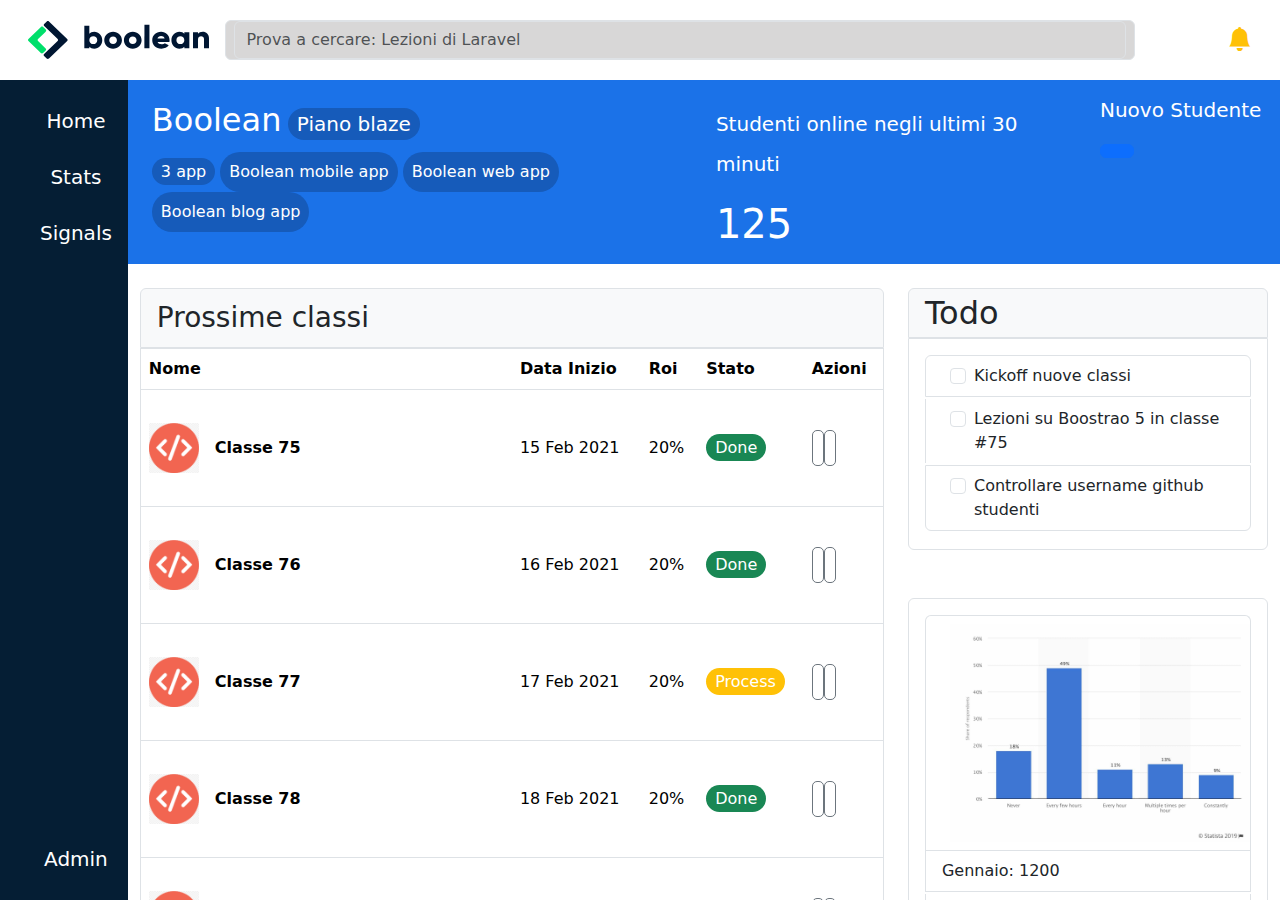
<file: index.html>
<!DOCTYPE html>
<html lang="it">
    <head>
        <meta charset="UTF-8">
        <meta http-equiv="X-UA-Compatible" content="IE=edge">
        <meta name="viewport" content="width=device-width, initial-scale=1.0">
        <link rel="stylesheet" href="https://cdn.jsdelivr.net/npm/bootstrap-icons@1.10.2/font/bootstrap-icons.css">
        <link rel="stylesheet" href="https://cdn.jsdelivr.net/npm/bootstrap@5.2.3/dist/css/bootstrap.min.css">
        <link rel="stylesheet" href="css/style.css">
        <link rel="stylesheet" href="https://cdnjs.cloudflare.com/ajax/libs/font-awesome/6.2.1/css/all.min.css" integrity="sha512-MV7K8+y+gLIBoVD59lQIYicR65iaqukzvf/nwasF0nqhPay5w/9lJmVM2hMDcnK1OnMGCdVK+iQrJ7lzPJQd1w==" crossorigin="anonymous" referrerpolicy="no-referrer" />
        <script src="https://cdn.jsdelivr.net/npm/bootstrap@5.2.3/dist/js/bootstrap.bundle.min.js"></script>
        <title>Dashboard</title>
    </head>
    <body>

        <header>

            <nav class="navbar bg-white">
                <div class="container-fluid justify-content-around align-content-center h-100">
                    <a class="navbar-brand">
                        <img class="d-lg-none w-100 h-100" src="./img/mobile-logo.png" alt="logo">
                    </a>
                    <a class="d-none d-md-none d-sm-none d-lg-inline-block navbar-brand h-75">
                        <img class="d-none d-md-none d-sm-none d-lg-inline-block w-100 h-100" src="./img/logo.svg" alt="logo">
                    </a>
                    <form class="d-flex flex-grow-1 bg-search border px-2 rounded " role="search">
                        <i class="fa-solid fa-magnifying-glass fs-5 py-2"></i>
                        <input class="form-control bg-search" type="search" placeholder="Prova a cercare: Lezioni di Laravel" aria-label="Search">
                    </form>
                    <div class="d-none d-md-none d-sm-none d-lg-inline-block fs-5 ps-3">
                        <a class="nav-item nav-link d-inline-block px-2" href="#">
                            <i class="fa-solid fa-list-ul"></i> 
                        </a>
                        <a class="nav-item nav-link d-inline-block px-2" href="#">
                            <i class="fa-solid fa-circle-question"></i> 
                        </a>
                        <a class="nav-item nav-link d-inline-block px-2" href="#">
                            <i class="fa-solid fa-ellipsis-vertical"></i> 
                        </a>
                    </div>
                    <div class="nav-item dropdown mx-3 dropstart">
                    <a class="nav-item nav-link" href="#" role="button" data-bs-toggle="dropdown" aria-expanded="false">
                        <i class="bi bi-bell-fill fs-4 text-warning"></i>  
                    </a>
                    <ul class="dropdown-menu">
                        <li><a class="dropdown-item" href="#">Action</a></li>
                        <li><a class="dropdown-item" href="#">Another action</a></li>
                        <li><a class="dropdown-item" href="#">Something else here</a></li>
                    </ul>
                    </div>
                </div>
            </nav>

        </header>

        <main>

            <div class="container-fluid text-center">
                <div class="row">

                  <div class="d-flex flex-column py-3 col-auto col-lg-auto left text-white fs-5 px-3">
                    <div class="d-flex justify-content-center align-items-center gap-4 aside-item">
                        <i class="fa-sharp fa-solid fa-house"></i>
                        <span class="d-none d-lg-inline-block">Home</span>
                    </div>
                    <div class="d-flex justify-content-center align-items-center gap-4 py-3 aside-item">
                        <i class="fa-solid fa-chart-simple"></i>
                        <span class="d-none d-lg-inline-block">Stats</span>
                    </div>
                    <div class="d-flex justify-content-center align-items-center gap-4 aside-item">
                        <i class="fa-solid fa-signal"></i>
                        <span class="d-none d-lg-inline-block">Signals</span>
                    </div>
                    <div class="mt-auto d-flex justify-content-center align-items-center gap-4 aside-item">
                        <i class="fa-sharp fa-solid fa-gear"></i>
                        <span class="d-none d-lg-inline-block">Admin</span>
                    </div>
                  </div>

                  <div class="container-fluid col col-lg p-0 main-right">

                    <div class="container-fluid right text-white lh-lg text-start">
                        <div class="row fs-5">

                            <div class="col-12 order-2 py-2 col-lg-6 order-lg-1 ps-4">
                                <div>
                                    <span class="fs-2">Boolean</span>
                                    <span class="buttons btn-main">Piano blaze</span>
                                    <div class="fs-6">
                                        <span class="buttons btn-main">3 app</span>
                                        <i class="fa-solid fa-angles-right"></i>
                                        <span class="d-none buttons btn-main d-lg-inline-block">Boolean mobile app</span>
                                        <span class="d-none buttons btn-main d-lg-inline-block">Boolean web app</span>
                                        <span class="d-none buttons btn-main d-lg-inline-block">Boolean blog app</span>
                                        <span class="buttons btn-main d-lg-none">
                                            <i class="fa-solid fa-plus fs-5"></i>
                                        </span>
                                    </div>
                                </div>
                            </div>

                            <div class="col-12 order-3 col-lg-4 order-lg-2 pt-4">
                                <div>Studenti online negli ultimi 30 minuti</div>
                                <div class="fs-1">125</div>
                            </div>

                            <div class="col-12 order-1 col-lg-2 order-lg-3 py-2">
                                <span class="align-middle">Nuovo Studente</span>
                                <button class="fs-1 align-middle px-3 btn btn-primary" type="button" data-bs-toggle="offcanvas" data-bs-target="#offcanvasRight" aria-controls="offcanvasRight">
                                    <i class="fa-regular fa-square-plus fs-1"></i> 
                                </button>
                                <div class="offcanvas offcanvas-end" tabindex="-1" id="offcanvasRight" aria-labelledby="offcanvasRightLabel">
                                    <div class="offcanvas-header">
                                      <h5 class="offcanvas-title" id="offcanvasRightLabel">Offcanvas right</h5>
                                      <button type="button" class="btn-close" data-bs-dismiss="offcanvas" aria-label="Close"></button>
                                    </div>
                                    <div class="offcanvas-body text-black">
                                        <form class="row g-3 needs-validation" novalidate>
                                            <div class="fs-4 fw-bold">Inserisci un nuovo studente</div>
                                            <div class="col-md-6 position-relative">
                                              <label for="validationTooltip01" class="form-label">Nome</label>
                                              <input type="text" class="form-control" id="validationTooltip01" placeholder="Mario" value="" required>
                                              <div class="valid-tooltip">
                                                Looks good!
                                              </div>
                                            </div>
                                            <div class="col-md-6 position-relative">
                                              <label for="validationTooltip02" class="form-label">Cognome</label>
                                              <input type="text" class="form-control" id="validationTooltip02" placeholder="Rossi" value="" required>
                                              <div class="valid-tooltip">
                                                Looks good!
                                              </div>
                                            </div>
                                            <div class="col-md-6 position-relative">
                                              <label for="validationTooltipUsername" class="form-label">Email</label>
                                              <div class="input-group has-validation">
                                                <span class="input-group-text" id="validationTooltipUsernamePrepend">@</span>
                                                <input type="email" class="form-control" id="validationTooltipUsername" aria-describedby="validationTooltipUsernamePrepend" required>
                                                <div class="invalid-tooltip">
                                                  Please choose a unique and valid username.
                                                </div>
                                              </div>
                                            </div>
                                            <div class="col-md-6 position-relative">
                                              <label for="validationTooltip03" class="form-label">Password</label>
                                              <input type="password" class="form-control" id="validationTooltip03" required>
                                              <div class="invalid-tooltip">
                                                Please provide a valid city.
                                              </div>
                                            </div>
                                            <div class="col-md-12 position-relative">
                                              <label for="validationTooltip03" class="form-label">Indirizzo</label>
                                              <input type="password" class="form-control" id="validationTooltip03" required>
                                              <div class="invalid-tooltip">
                                                Please provide a valid city.
                                              </div>
                                            </div>
                                            <div class="col-md-6 position-relative">
                                              <label for="validationTooltip03" class="form-label">Città</label>
                                              <input type="password" class="form-control" id="validationTooltip03" required>
                                              <div class="invalid-tooltip">
                                                Please provide a valid city.
                                              </div>
                                            </div>
                                            <div class="col-md-4 position-relative">
                                              <label for="validationTooltip04" class="form-label">Stato</label>
                                              <select class="form-select" id="validationTooltip04" required>
                                                <option selected disabled value="">Scegli..</option>
                                                <option>...</option>
                                              </select>
                                              <div class="invalid-tooltip">
                                                Please select a valid state.
                                              </div>
                                            </div>
                                            <div class="col-md-2 position-relative">
                                              <label for="validationTooltip05" class="form-label">CAP</label>
                                              <input type="text" class="form-control" id="validationTooltip05" required>
                                              <div class="invalid-tooltip">
                                                Please provide a valid zip.
                                              </div>
                                            </div>
                                            <div class="mb-12">
                                                <input class="form-control" type="file" id="formFileMultiple" multiple>
                                            </div>
                                            <div class="col-md-12 position-relative">
                                                <input class="form-check-input" type="checkbox" value="" id="flexCheckDefault">
                                                <label class="form-check-label" for="flexCheckDefault">
                                                  Seleziona per proseguire
                                                </label>
                                            </div>
                                        
                                            <div class="col-12">
                                              <button class="btn btn-primary" type="submit">Salva</button>
                                              <button class="btn btn-warning" type="submit">Svuota</button>
                                            </div>
                                        </form>
                                    </div>
                                  </div>
                            </div>

                            


                            
                                
                        </div>
                    </div>

                    <div class="container-fluid py-4">
                        <div class="row">
                            <div class="col-12 col-lg-8">
                                <div class="table-responsive">
                                    <table class="table caption-top border rounded-bottom">
                                        <caption class=" text-dark fs-3 border rounded-top bg-light px-3">Prossime classi</caption>
                                        <thead>
                                          <tr class="text-start">
                                            <th scope="col">Nome</th>
                                            <th class="d-none d-md-table-cell d-lg-table-cell" scope="col">Data Inizio</th>
                                            <th class="d-none d-md-table-cell d-lg-table-cell" scope="col">Roi</th>
                                            <th scope="col">Stato</th>
                                            <th scope="col">Azioni</th>
                                        </tr>
                                        </thead>
                                        <tbody class="border rounded-bottom text-start align-middle">
                                          <tr class="aside-item">
                                            <th scope="row" class="w-50">
                                                <div class="table-h d-flex align-items-center flex-wrap">
                                                    <img class="w-auto h-50" src="./img/class-avatar.jpg" alt="avatar">
                                                    <div class="d-block ps-sm-3 ps-md-3 ps-lg-3">Classe 75</div>
                                                </div>
                                            </th>
                                            <td class="d-none d-md-table-cell d-lg-table-cell" >15 Feb 2021</td>
                                            <td class="d-none d-md-table-cell d-lg-table-cell" >20%</td>
                                            <td>
                                                <span class="buttons btn-done">Done</span>
                                            </td>
                                            <td class="fs-5">
                                                <i class="fa-solid fa-pencil icon"></i>
                                                <i class="fa-solid fa-trash icon"></i>
                                            </td>
                                          </tr>
                                          <tr class="aside-item">
                                            <th scope="row">
                                                <div class="table-h d-flex align-items-center flex-wrap">
                                                    <img class="w-auto h-50" src="./img/class-avatar.jpg" alt="avatar">
                                                    <div class="d-block ps-sm-3 ps-md-3 ps-lg-3">Classe 76</div>
                                                </div>
                                            </th>
                                            <td class="d-none d-md-table-cell d-lg-table-cell" >16 Feb 2021</td>
                                            <td class="d-none d-md-table-cell d-lg-table-cell" >20%</td>
                                            <td>
                                                <span class="buttons btn-done">Done</span>
                                            </td>
                                            <td class="fs-5">
                                                <i class="fa-solid fa-pencil icon"></i>
                                                <i class="fa-solid fa-trash icon"></i>
                                            </td>
                                          </tr>
                                          <tr class="aside-item">
                                            <th scope="row">
                                                <div class="table-h d-flex align-items-center flex-wrap">
                                                    <img class="w-auto h-50" src="./img/class-avatar.jpg" alt="avatar">
                                                    <div class="d-block ps-sm-3 ps-md-3 ps-lg-3">Classe 77</div>
                                                </div>
                                            </th>
                                            <td class="d-none d-md-table-cell d-lg-table-cell" >17 Feb 2021</td>
                                            <td class="d-none d-md-table-cell d-lg-table-cell" >20%</td>
                                            <td>
                                                <span class="buttons btn-process">Process</span>
                                            </td>
                                            <td class="fs-5">
                                                <i class="fa-solid fa-pencil icon"></i>
                                                <i class="fa-solid fa-trash icon"></i>
                                            </td>
                                          </tr>
                                          <tr class="aside-item">
                                            <th scope="row">
                                                <div class="table-h d-flex align-items-center flex-wrap">
                                                    <img class="w-auto h-50" src="./img/class-avatar.jpg" alt="avatar">
                                                    <div class="d-block ps-sm-3 ps-md-3 ps-lg-3">Classe 78</div>
                                                </div>
                                            </th>
                                            <td class="d-none d-md-table-cell d-lg-table-cell" >18 Feb 2021</td>
                                            <td class="d-none d-md-table-cell d-lg-table-cell" >20%</td>
                                            <td>
                                                <span class="buttons btn-done">Done</span>
                                            </td>
                                            <td class="fs-5">
                                                <i class="fa-solid fa-pencil icon"></i>
                                                <i class="fa-solid fa-trash icon"></i>
                                            </td>
                                          </tr>
                                          <tr class="aside-item">
                                            <th scope="row">
                                                <div class="table-h d-flex align-items-center flex-wrap">
                                                    <img class="w-auto h-50" src="./img/class-avatar.jpg" alt="avatar">
                                                    <div class="d-block ps-sm-3 ps-md-3 ps-lg-3">Classe 79</div>
                                                </div>
                                            </th>
                                            <td class="d-none d-md-table-cell d-lg-table-cell" >19 Feb 2021</td>
                                            <td class="d-none d-md-table-cell d-lg-table-cell" >20%</td>
                                            <td>
                                                <span class="buttons btn-fail">Failed</span>
                                            </td>
                                            <td class="fs-5">
                                                <i class="fa-solid fa-pencil icon"></i>
                                                <i class="fa-solid fa-trash icon"></i>
                                            </td>
                                          </tr>
                                          <tr class="aside-item">
                                            <th scope="row">
                                                <div class="table-h d-flex align-items-center flex-wrap">
                                                    <img class="w-auto h-50" src="./img/class-avatar.jpg" alt="avatar">
                                                    <div class="d-block ps-sm-3 ps-md-3 ps-lg-3">Classe 80</div>
                                                </div>
                                            </th>
                                            <td class="d-none d-md-table-cell d-lg-table-cell" >20 Feb 2021</td>
                                            <td class="d-none d-md-table-cell d-lg-table-cell" >20%</td>
                                            <td>
                                                <span class="buttons btn-done">Done</span>
                                            </td>
                                            <td class="fs-5">
                                                <i class="fa-solid fa-pencil icon"></i>
                                                <i class="fa-solid fa-trash icon"></i>
                                            </td>
                                          </tr>
                                          <tr class="aside-item">
                                            <th scope="row">
                                                <div class="table-h d-flex align-items-center flex-wrap">
                                                    <img class="w-auto h-50" src="./img/class-avatar.jpg" alt="avatar">
                                                    <div class="d-block ps-sm-3 ps-md-3 ps-lg-3">Classe 81</div>
                                                </div>
                                            </th>
                                            <td class="d-none d-md-table-cell d-lg-table-cell" >21 Feb 2021</td>
                                            <td class="d-none d-md-table-cell d-lg-table-cell" >20%</td>
                                            <td>
                                                <span class="buttons btn-fail">Failed</span>
                                            </td>
                                            <td class="fs-5">
                                                <i class="fa-solid fa-pencil icon"></i>
                                                <i class="fa-solid fa-trash icon"></i>
                                            </td>
                                          </tr>
                                          <tr class="aside-item">
                                            <th scope="row">
                                                <div class="table-h d-flex align-items-center flex-wrap">
                                                    <img class="w-auto h-50" src="./img/class-avatar.jpg" alt="avatar">
                                                    <div class="d-block ps-sm-3 ps-md-3 ps-lg-3">Classe 82</div>
                                                </div>
                                            </th>
                                            <td class="d-none d-md-table-cell d-lg-table-cell" >22 Feb 2021</td>
                                            <td class="d-none d-md-table-cell d-lg-table-cell" >20%</td>
                                            <td>
                                                <span class="buttons btn-done">Done</span>
                                            </td>
                                            <td class="fs-5">
                                                <i class="fa-solid fa-pencil icon"></i>
                                                <i class="fa-solid fa-trash icon"></i>
                                            </td>
                                          </tr>
                                        </tbody>
                                      </table>
                                  </div>
                                  <div class="accordion py-3" id="accordionExample">
                                    <div class="accordion-item">
                                      <div class="text-dark fs-2 border rounded bg-light px-3 text-start">F.A.Q.</div>
                                      <h2 class="accordion-header" id="headingOne">
                                        <button class="accordion-button collapsed" type="button" data-bs-toggle="collapse" data-bs-target="#collapseOne" aria-expanded="false" aria-controls="collapseOne">
                                          Come posso accedere alle informazioni del mio account?
                                        </button>
                                      </h2>
                                      <div id="collapseOne" class="accordion-collapse collapse" aria-labelledby="headingOne" data-bs-parent="#accordionExample">
                                        <div class="accordion-body">
                                          <strong>This is the second item's accordion body.</strong> It is hidden by default, until the collapse plugin adds the appropriate classes that we use to style each element. These classes control the overall appearance, as well as the showing and hiding via CSS transitions. You can modify any of this with custom CSS or overriding our default variables. It's also worth noting that just about any HTML can go within the <code>.accordion-body</code>, though the transition does limit overflow.
                                        </div>
                                      </div>
                                    </div>
                                    <div class="accordion-item">
                                      <h2 class="accordion-header" id="headingTwo">
                                        <button class="accordion-button collapsed" type="button" data-bs-toggle="collapse" data-bs-target="#collapseTwo" aria-expanded="false" aria-controls="collapseTwo">
                                          Come posso accedere alle informazioni del mio account?
                                        </button>
                                      </h2>
                                      <div id="collapseTwo" class="accordion-collapse collapse" aria-labelledby="headingTwo" data-bs-parent="#accordionExample">
                                        <div class="accordion-body">
                                          <strong>This is the second item's accordion body.</strong> It is hidden by default, until the collapse plugin adds the appropriate classes that we use to style each element. These classes control the overall appearance, as well as the showing and hiding via CSS transitions. You can modify any of this with custom CSS or overriding our default variables. It's also worth noting that just about any HTML can go within the <code>.accordion-body</code>, though the transition does limit overflow.
                                        </div>
                                      </div>
                                    </div>
                                    <div class="accordion-item">
                                      <h2 class="accordion-header" id="headingThree">
                                        <button class="accordion-button collapsed" type="button" data-bs-toggle="collapse" data-bs-target="#collapseThree" aria-expanded="false" aria-controls="collapseThree">
                                          Posso usare questa dashboard da mobile?
                                        </button>
                                      </h2>
                                      <div id="collapseThree" class="accordion-collapse collapse" aria-labelledby="headingThree" data-bs-parent="#accordionExample">
                                        <div class="accordion-body">
                                          <strong>This is the third item's accordion body.</strong> It is hidden by default, until the collapse plugin adds the appropriate classes that we use to style each element. These classes control the overall appearance, as well as the showing and hiding via CSS transitions. You can modify any of this with custom CSS or overriding our default variables. It's also worth noting that just about any HTML can go within the <code>.accordion-body</code>, though the transition does limit overflow.
                                        </div>
                                      </div>
                                    </div>
                                  </div>
                            </div>
                            <div class="col-12 col-lg-4 text-start">
                                <div class="text-dark fs-2 border rounded-top bg-light px-3 text-start">Todo</div>
                                <div class=" bg-white p-3 border rounded-bottom">
                                    <div class="form-check border rounded-top py-2 ps-5">
                                        <input class="form-check-input" type="checkbox" value="" id="flexCheckDefault">
                                        <label class="form-check-label" for="flexCheckDefault">
                                            Kickoff nuove classi
                                        </label>
                                    </div>
                                    <div class="form-check border-end border-start py-2 ps-5">
                                        <input class="form-check-input" type="checkbox" value="" id="flexCheckDefault">
                                        <label class="form-check-label" for="flexCheckDefault">
                                            Lezioni su Boostrao 5 in classe #75
                                        </label>
                                    </div>
                                    <div class="form-check border rounded-bottom py-2 ps-5">
                                        <input class="form-check-input" type="checkbox" value="" id="flexCheckDefault">
                                        <label class="form-check-label" for="flexCheckDefault">
                                            Controllare username github studenti
                                        </label>
                                    </div>
                                </div>
                                <div class="py-4"></div>
                                <div class="bg-white p-3 border rounded">
                                    <div class="form-check border-top border-start border-end rounded-top py-2 m-0 w-100">
                                        <img class="w-100" src="./img/stats.jpeg" alt="">
                                    </div>
                                    <div class="form-check border py-2 ps-3">
                                        Gennaio: 1200
                                    </div>
                                    <div class="form-check border-end border-start py-2 ps-3">
                                        Febbraio: 800
                                    </div>
                                    <div class="form-check border m-0 py-2 ps-3">
                                        Marzo: 1500
                                    </div>
                                    <div class="form-check border-bottom border-start border-end rounded-bottom py-2 ps-3">
                                        <a href="#nogo">Visualizza report approfondito</a>
                                    </div>
                                </div>
                            </div>
                        </div>
                    </div>
                    
                  </div>
                </div>
            </div>

        </main>

    </body>
</html>
</file>
<file: css/style.css>
:root {
    --blue: #1b72e8;
    --dark: #051e34;
    --aside: black;
    --header: #080b12;
    --main: #141922;
    --footer: #282828;
    --text-light: #686b6f;
    --text-white: #fbfcfb;
  }

nav,
.navbar-brand{
    height: 80px;
} 

.bg-search{
    background-color: rgb(216, 215, 215);
}

.right{
    background-color: var(--blue);
}

.left{
    background-color: var(--dark);
    height: calc(100vh - 80px);
}

.main-right{
    height: calc(100vh - 80px);
    overflow: auto;
}

.buttons{
    color: white;
    border-radius: 20px;
    cursor: pointer;
    padding: 4px 9px;
}

.btn-main{
    background-color: #165bba;
}

.btn-done{
    background-color: #198754;
}
.btn-process{
    background-color: #ffc107;
}
.btn-fail{
    background-color: #dc3545;
}

.table-h{
    height: 100px;
}

.icon{
    color: #6c757d;
    background-color: white;
    border: 1px solid #6c757d;
    padding: 5px;
    border-radius: 5px;
    cursor: pointer;
}

.aside-item:hover{
    background-color: rgb(192, 190, 190);
}

.aside-item{
    padding: 10px 0;
}

.offcanvas, .offcanvas-lg, .offcanvas-md, .offcanvas-sm, .offcanvas-xl, .offcanvas-xxl {
    --bs-offcanvas-width: 1000px;
}


/* SCROLLBAR */

.col2{
    overflow-y: auto;
}

::-webkit-scrollbar {
    width: 6px;
  }
  
  /* Track */
  ::-webkit-scrollbar-track {
    background: var(--text-white); 

  }
   
  /* Handle */
  ::-webkit-scrollbar-thumb {
    background: var(--text-light);
    border-radius: 10px;
  }
  
  /* Handle on hover */
  ::-webkit-scrollbar-thumb:hover {
    background: var(--text-light); 
  }
</file>
